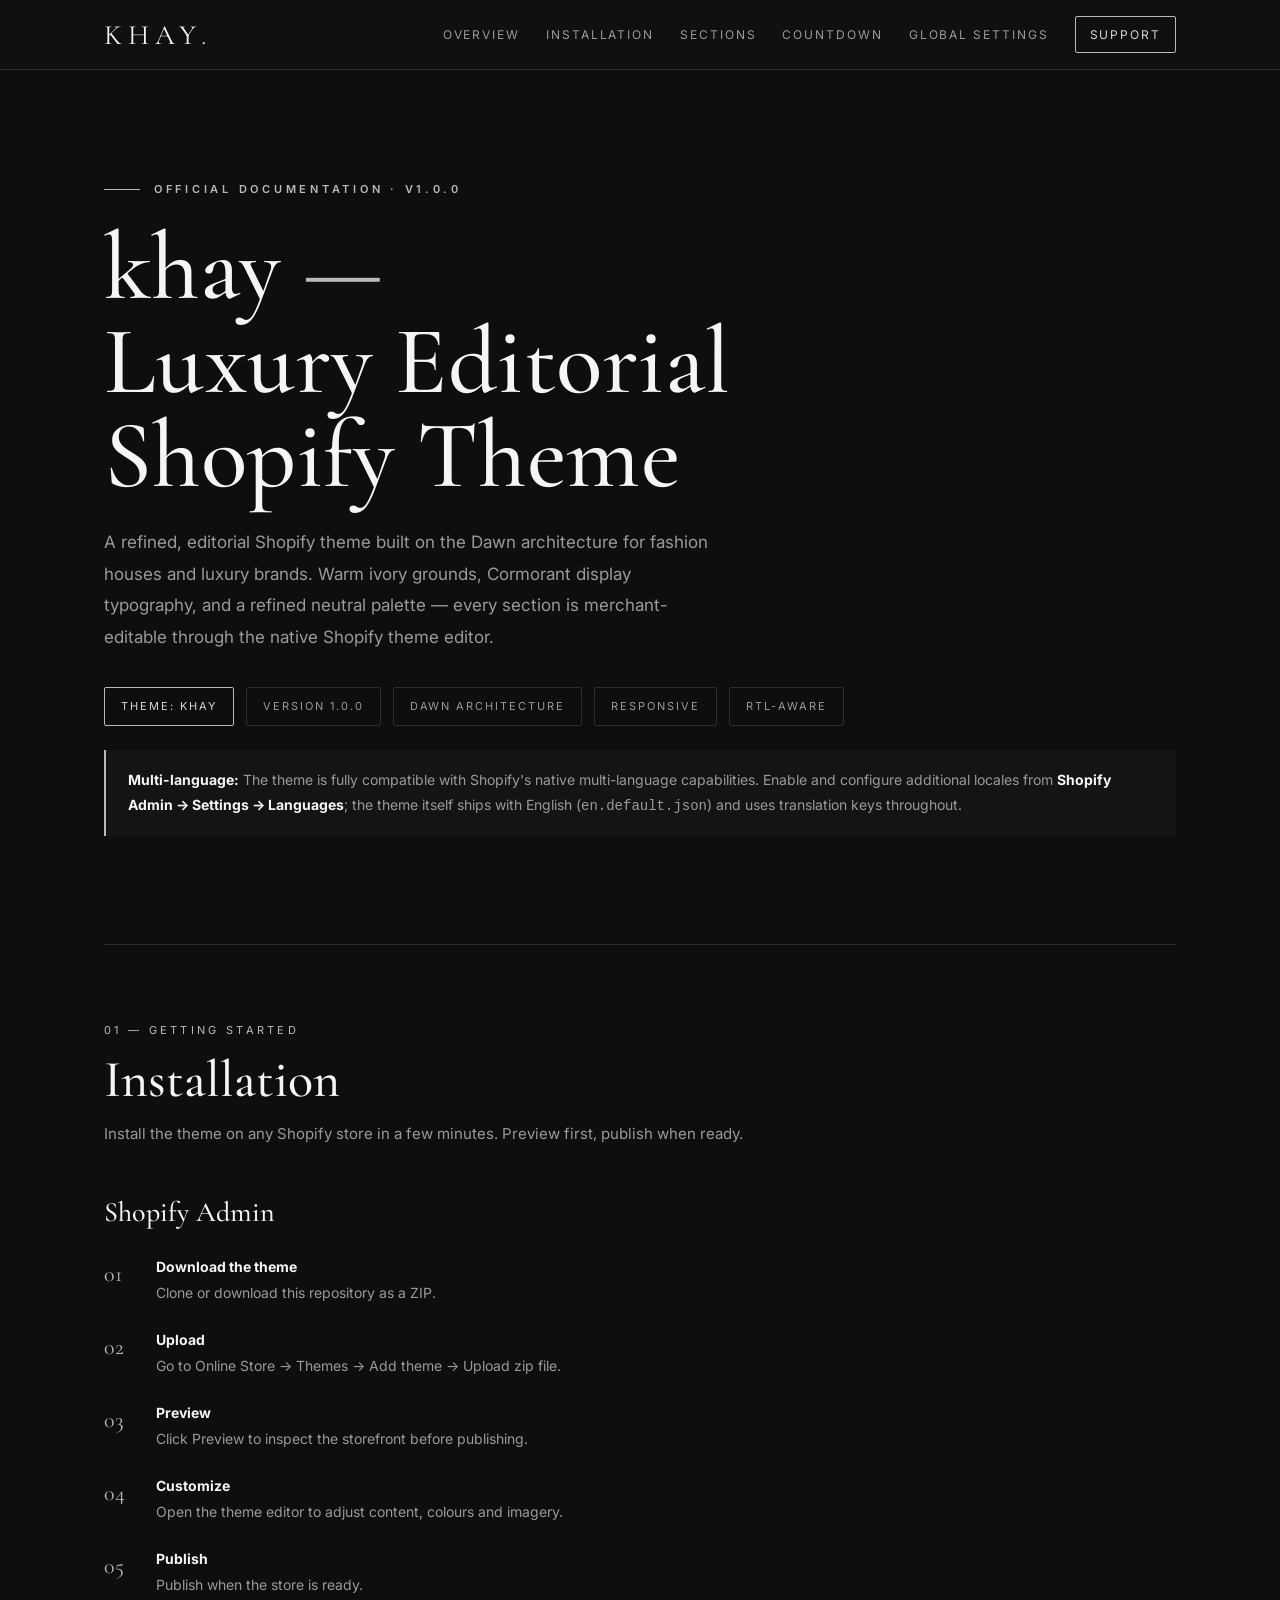
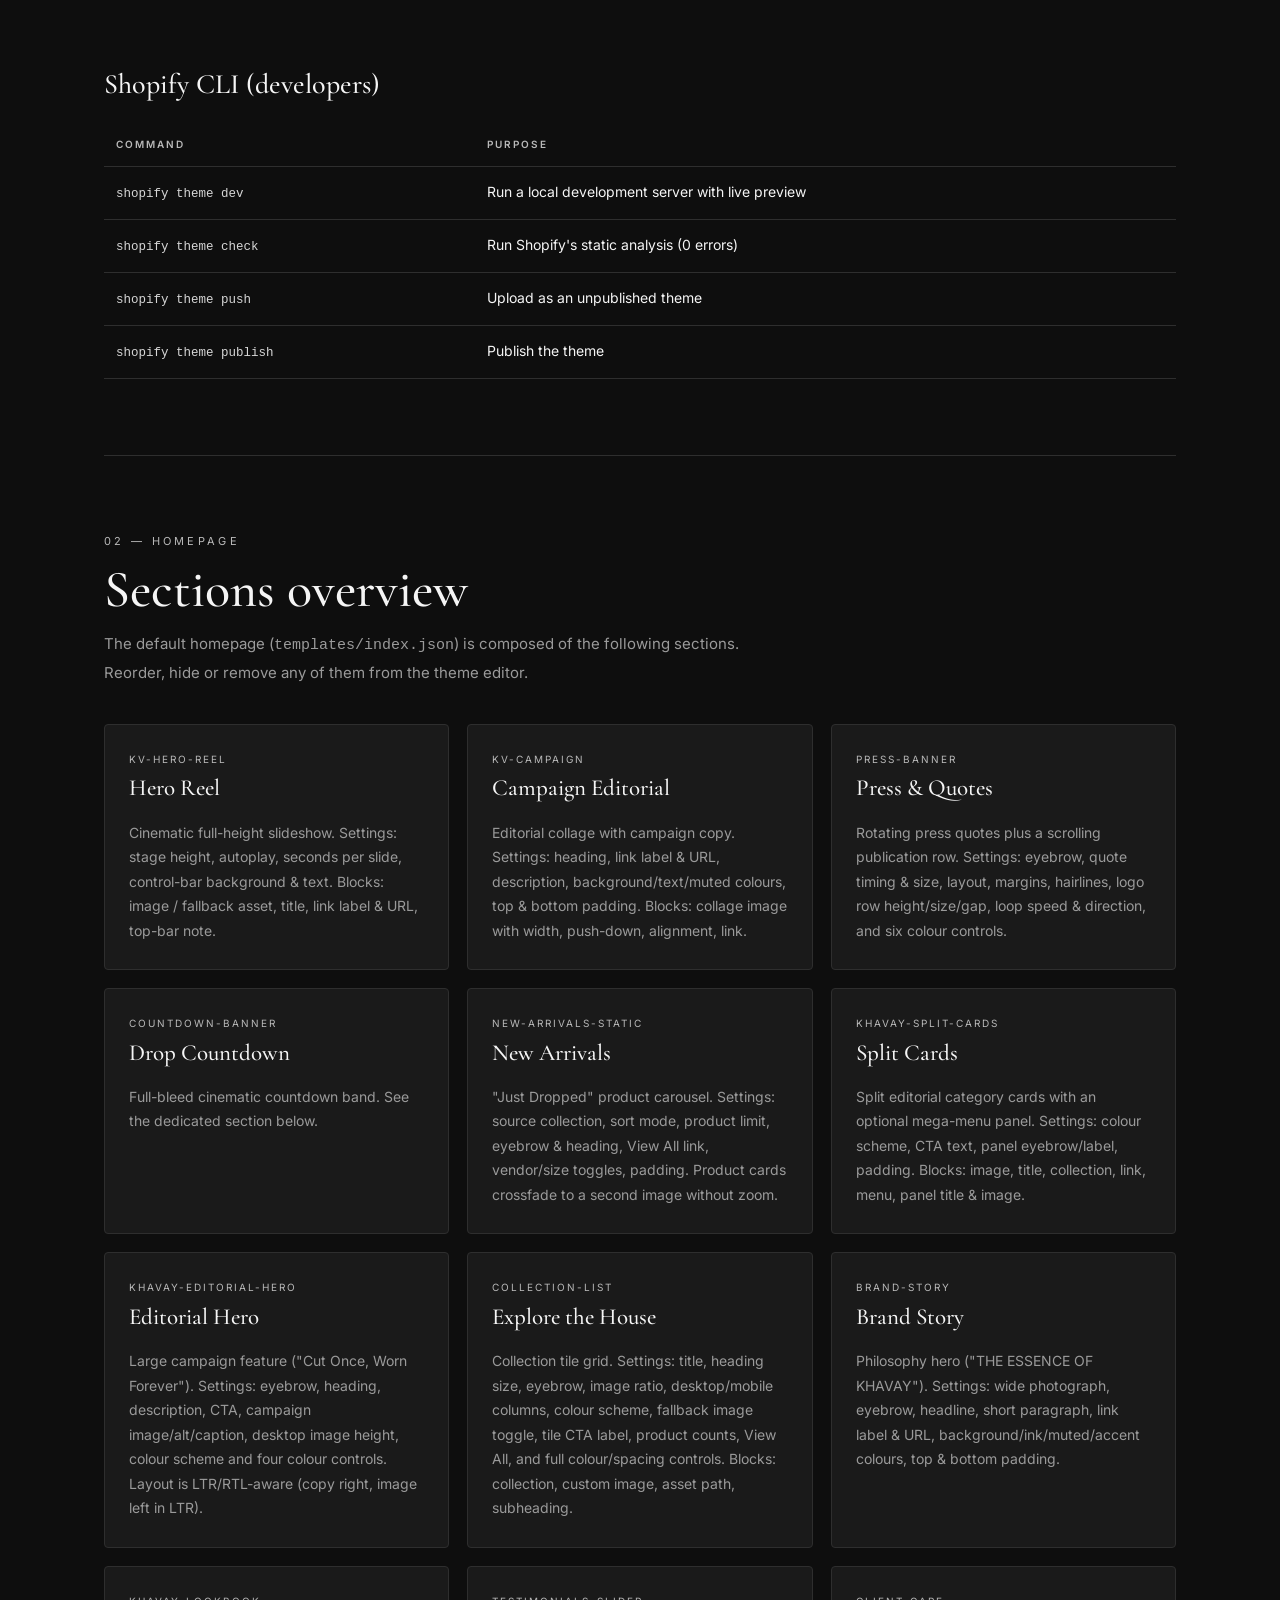
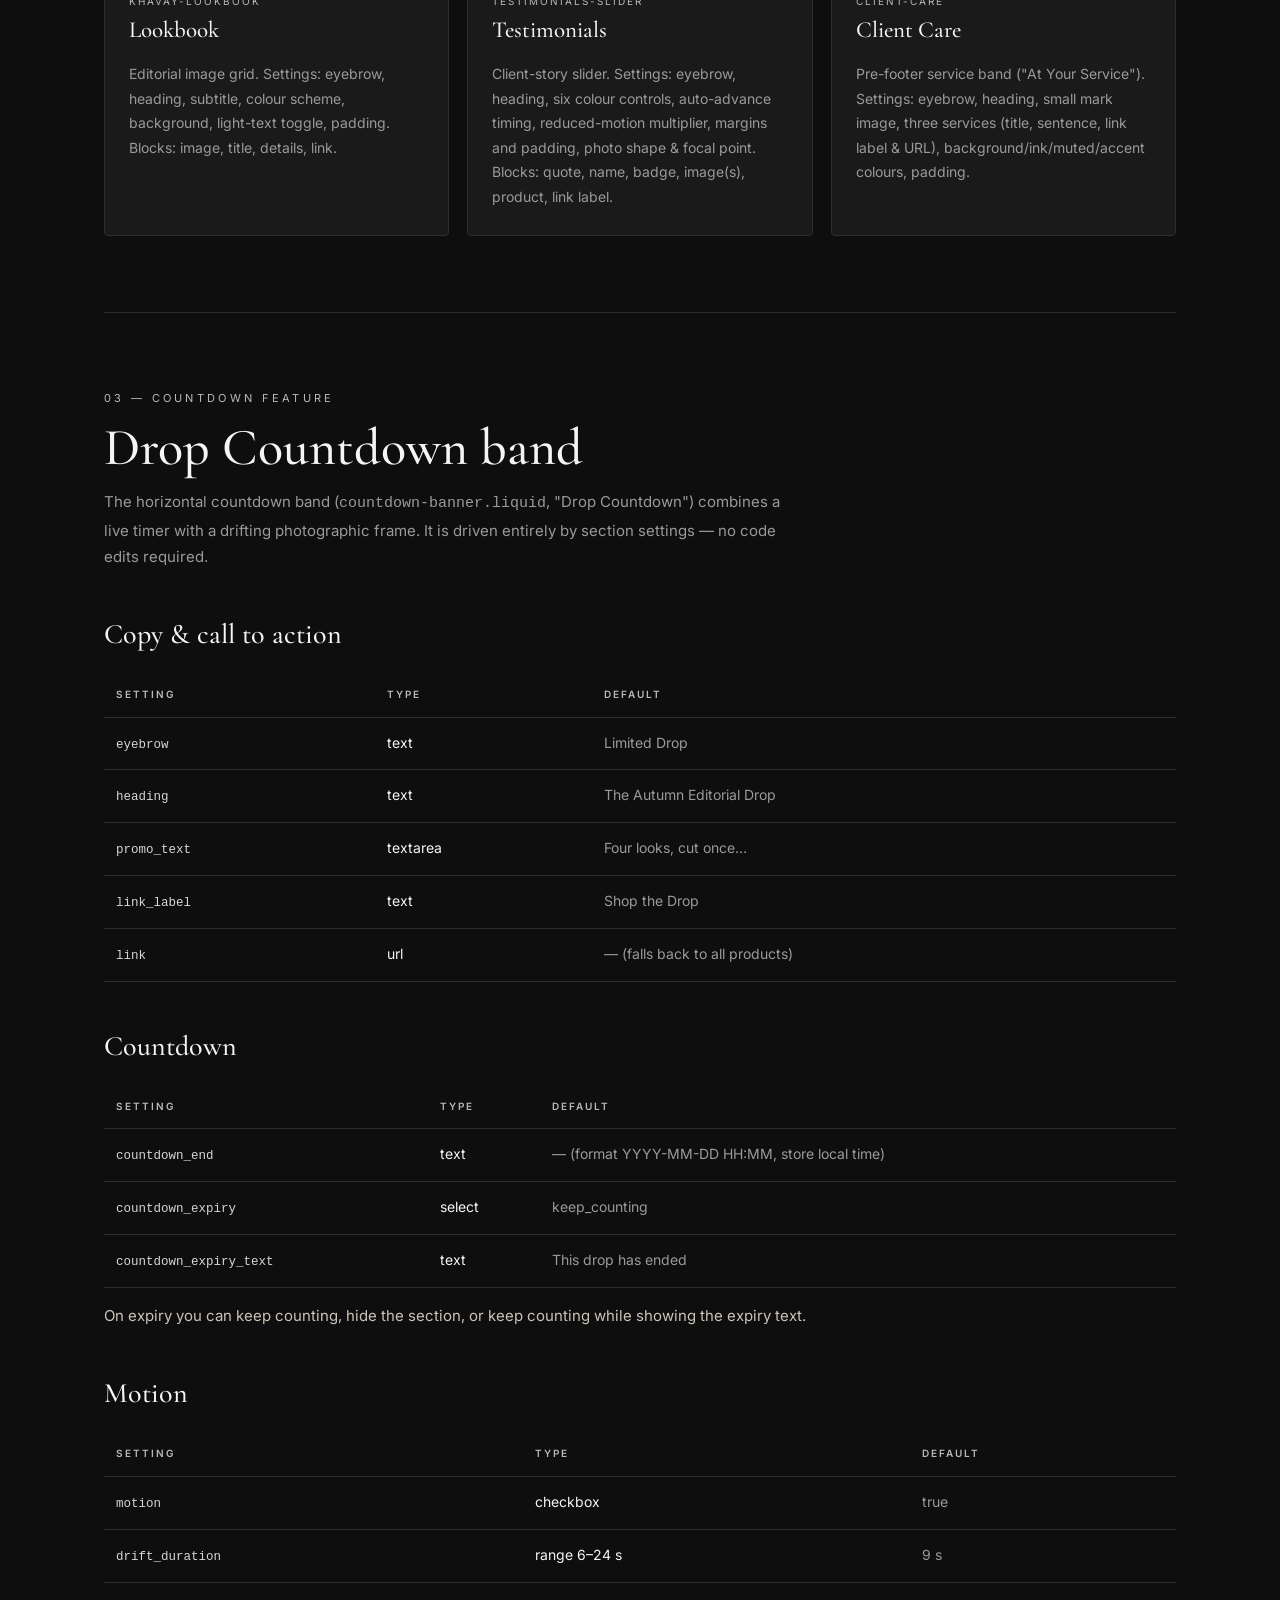
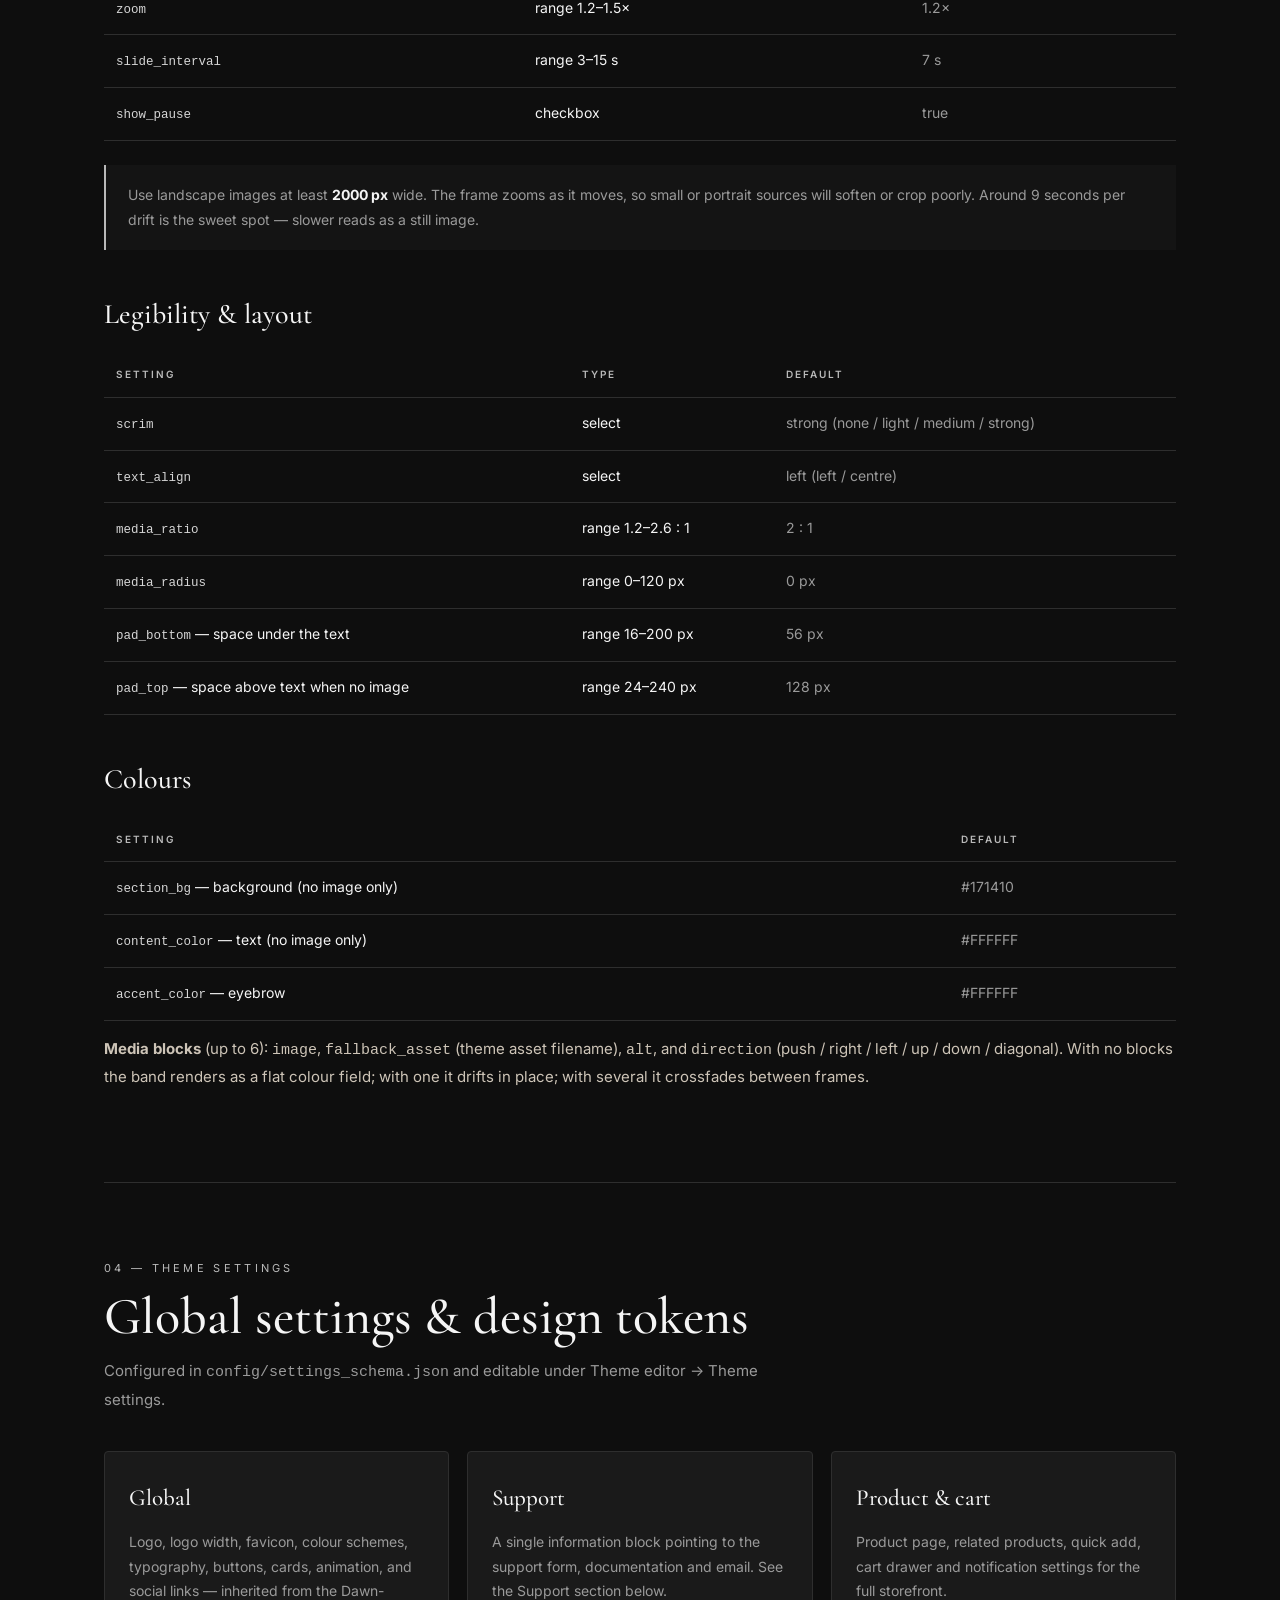
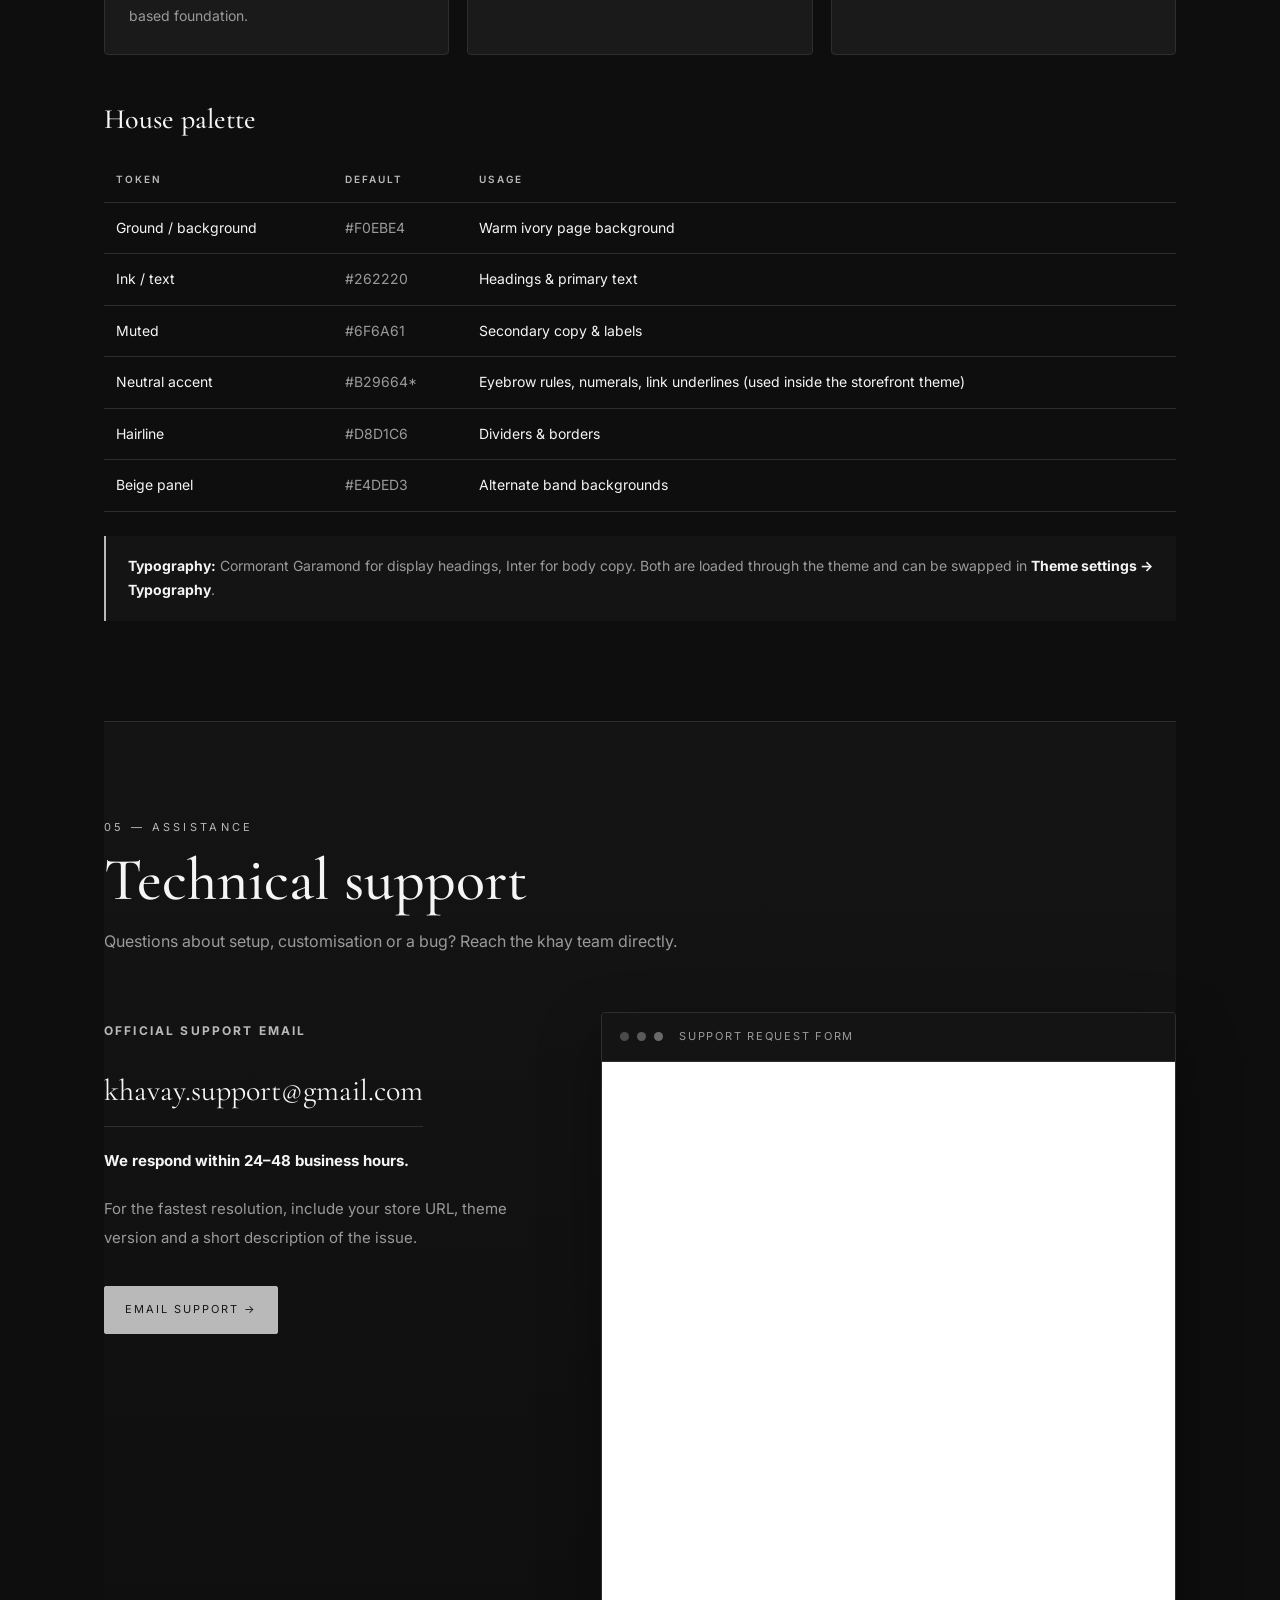
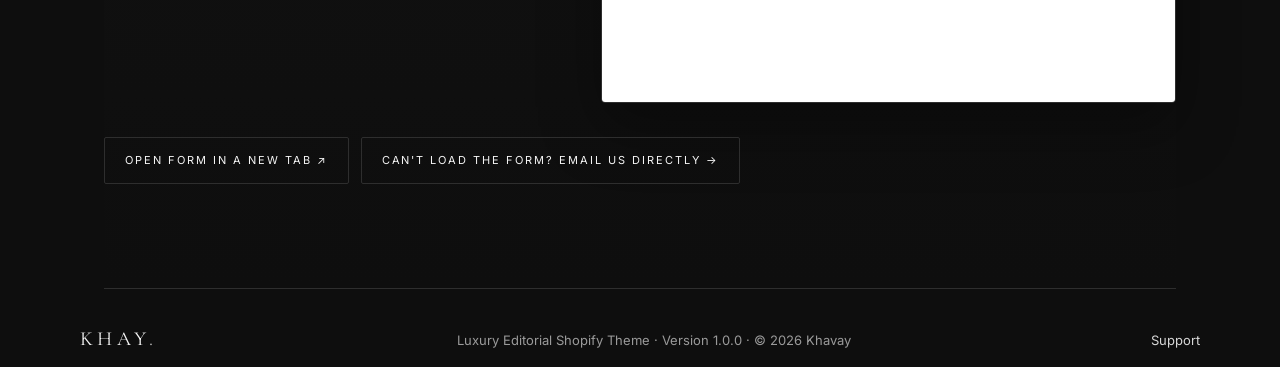
<file: index.html>
<!DOCTYPE html>
<html lang="en">
<head>
  <meta charset="UTF-8">
  <meta name="viewport" content="width=device-width, initial-scale=1.0">
  <title>khay — Theme Documentation</title>
  <meta name="description" content="Official documentation for the khay luxury editorial Shopify theme by Khavay. Setup, sections, settings and support.">
  <link rel="preconnect" href="https://fonts.googleapis.com">
  <link rel="preconnect" href="https://fonts.gstatic.com" crossorigin>
  <link href="https://fonts.googleapis.com/css2?family=Cormorant+Garamond:wght@400;500;600&family=Inter:wght@300;400;500;600&display=swap" rel="stylesheet">
  <style>
    :root{
      --bg:#0e0e0e;
      --bg-2:#141414;
      --panel:#1a1a1a;
      --line:#2e2e2e;
      --ink:#f5f5f5;
      --muted:#9a9a9a;
      /* Monochrome accent: a refined silver-grey, no champagne/gold. */
      --gold:#b9b9b9;
      --gold-soft:#d6d6d6;
      --heading:'Cormorant Garamond',Georgia,serif;
      --body:'Inter',-apple-system,BlinkMacSystemFont,'Segoe UI',sans-serif;
      --wrap:1120px;
    }
    *{box-sizing:border-box}
    html{scroll-behavior:smooth}
    body{
      margin:0;
      background:var(--bg);
      color:var(--ink);
      font-family:var(--body);
      font-size:15px;
      line-height:1.75;
      -webkit-font-smoothing:antialiased;
    }
    a{color:var(--gold-soft);text-decoration:none}
    a:hover{color:var(--gold)}
    .wrap{max-width:var(--wrap);margin:0 auto;padding:0 24px}

    /* ---------- Header ---------- */
    header.site{
      position:sticky;top:0;z-index:50;
      background:rgba(19,17,16,.92);
      backdrop-filter:blur(14px);
      border-bottom:1px solid var(--line);
    }
    .nav{
      max-width:var(--wrap);margin:0 auto;padding:16px 24px;
      display:flex;align-items:center;justify-content:space-between;gap:24px;
    }
    .brand{
      font-family:var(--heading);
      font-size:28px;letter-spacing:.22em;text-transform:uppercase;
      color:var(--ink);line-height:1;
    }
    .brand span{color:var(--gold)}
    .nav-links{display:flex;align-items:center;gap:26px;flex-wrap:wrap}
    .nav-links a{
      font-size:12px;letter-spacing:.16em;text-transform:uppercase;
      color:var(--muted);
    }
    .nav-links a:hover{color:var(--gold-soft)}
    .nav-links .support-link{
      color:var(--gold-soft);
      border:1px solid var(--gold);
      padding:7px 14px;border-radius:2px;
    }
    .nav-links .support-link:hover{background:var(--gold);color:#1a1613}
    .menu-toggle{
      display:none;background:none;border:1px solid var(--line);
      color:var(--ink);padding:8px 12px;border-radius:2px;cursor:pointer;
      font-size:12px;letter-spacing:.14em;text-transform:uppercase;
    }

    /* ---------- Hero ---------- */
    .hero{padding:110px 0 84px;border-bottom:1px solid var(--line)}
    .eyebrow{
      display:flex;align-items:center;gap:14px;
      color:var(--gold);font-size:11px;font-weight:600;
      letter-spacing:.34em;text-transform:uppercase;margin:0 0 22px;
    }
    .eyebrow::before{content:'';width:36px;height:1px;background:var(--gold)}
    .hero h1{
      font-family:var(--heading);font-weight:500;
      font-size:clamp(48px,8vw,96px);line-height:.98;
      letter-spacing:.005em;margin:0 0 24px;
    }
    .hero h1 em{color:var(--gold);font-style:italic}
    .hero p.lede{
      max-width:620px;color:var(--muted);
      font-size:17px;line-height:1.85;margin:0 0 34px;
    }
    .pill-row{display:flex;gap:12px;flex-wrap:wrap}
    .pill{
      display:inline-block;border:1px solid var(--line);border-radius:2px;
      padding:9px 16px;font-size:11px;letter-spacing:.18em;
      text-transform:uppercase;color:var(--muted);
    }
    .pill.gold{border-color:var(--gold);color:var(--gold-soft)}

    /* ---------- Sections ---------- */
    section.doc{padding:76px 0;border-bottom:1px solid var(--line)}
    .sec-head{margin-bottom:38px}
    .sec-num{
      font-size:11px;letter-spacing:.3em;color:var(--gold);
      text-transform:uppercase;margin:0 0 12px;
    }
    h2.sec-title{
      font-family:var(--heading);font-weight:500;
      font-size:clamp(34px,5vw,52px);line-height:1.05;margin:0 0 14px;
    }
    .sec-sub{color:var(--muted);max-width:680px;margin:0}

    h3.sub{font-family:var(--heading);font-size:28px;font-weight:500;margin:40px 0 14px}
    h4.mini{font-size:12px;letter-spacing:.18em;text-transform:uppercase;color:var(--gold);margin:0 0 10px}

    p{color:#cdc4b7}
    .grid{display:grid;grid-template-columns:repeat(auto-fit,minmax(280px,1fr));gap:18px}
    .card{
      background:var(--panel);border:1px solid var(--line);
      border-radius:4px;padding:26px 24px;
    }
    .card h4{font-family:var(--heading);font-size:23px;font-weight:500;margin:0 0 6px}
    .card .type{font-size:10px;letter-spacing:.2em;text-transform:uppercase;color:var(--gold)}
    .card p{margin:12px 0 0;font-size:14px;color:var(--muted);line-height:1.75}

    table{width:100%;border-collapse:collapse;margin:14px 0 0;font-size:14px}
    th,td{text-align:left;padding:13px 12px;border-bottom:1px solid var(--line);vertical-align:top}
    th{color:var(--gold);font-size:10px;letter-spacing:.2em;text-transform:uppercase;font-weight:600}
    td code{font-family:ui-monospace,SFMono-Regular,Menlo,monospace;font-size:12.5px;color:var(--gold-soft)}
    td.default{color:var(--muted)}

    .callout{
      border-left:2px solid var(--gold);background:var(--bg-2);
      padding:18px 22px;margin:24px 0;color:var(--muted);font-size:14px;
    }
    .callout strong{color:var(--ink)}

    ol.flow{counter-reset:step;list-style:none;padding:0;margin:18px 0 0}
    ol.flow li{
      position:relative;padding:0 0 22px 52px;color:var(--muted);font-size:14px;
    }
    ol.flow li::before{
      counter-increment:step;content:counter(step,decimal-leading-zero);
      position:absolute;left:0;top:0;font-family:var(--heading);
      font-size:22px;color:var(--gold);
    }
    ol.flow li strong{color:var(--ink);display:block;margin-bottom:2px}

    /* ---------- Support ---------- */
    #support{
      background:linear-gradient(180deg,var(--bg-2),var(--bg));
      padding:96px 0 104px;
    }
    #support .sec-head{margin-bottom:56px}
    #support .sec-title{font-size:clamp(38px,5.5vw,60px)}
    #support .sec-sub{font-size:16px;line-height:1.9}
    .support-grid{
      display:grid;grid-template-columns:0.95fr 1.3fr;
      gap:clamp(40px,6vw,88px);align-items:start;
    }
    .contact-block{padding-top:8px}
    .contact-block .mail{
      display:inline-flex;align-items:center;gap:10px;
      font-family:var(--heading);font-size:clamp(22px,3vw,30px);
      color:var(--ink);border-bottom:1px solid var(--line);
      padding-bottom:8px;margin:14px 0 20px;word-break:break-all;
    }
    .contact-block .mail:hover{color:var(--gold-soft);border-bottom-color:var(--gold-soft)}
    .sla{color:var(--muted);font-size:15px;line-height:1.9;margin:0 0 20px}
    .sla strong{color:var(--ink)}
    .frame-card{
      background:var(--panel);border:1px solid var(--line);
      border-radius:4px;overflow:hidden;
      box-shadow:0 24px 60px rgba(0,0,0,.35);
    }
    .frame-bar{
      display:flex;align-items:center;gap:8px;padding:14px 18px;
      border-bottom:1px solid var(--line);background:#141414;
    }
    .dot{width:9px;height:9px;border-radius:50%;background:#3a3a3a}
    .dot.a{background:#4a4a4a}.dot.b{background:#5a5a5a}.dot.c{background:#6a6a6a}
    .frame-title{font-size:11px;letter-spacing:.16em;text-transform:uppercase;color:var(--muted);margin-left:8px}
    iframe{
      display:block;width:100%;height:640px;border:0;background:#fff;
    }
    .btn-row{display:flex;gap:12px;flex-wrap:wrap;margin-top:22px}
    #support .btn-row{margin-top:34px}
    .btn{
      display:inline-flex;align-items:center;gap:10px;
      padding:13px 20px;border-radius:2px;font-size:11px;
      letter-spacing:.18em;text-transform:uppercase;cursor:pointer;
    }
    .btn.gold{background:var(--gold);color:#1a1613;border:1px solid var(--gold)}
    .btn.gold:hover{background:var(--gold-soft)}
    .btn.ghost{border:1px solid var(--line);color:var(--ink)}
    .btn.ghost:hover{border-color:var(--gold);color:var(--gold-soft)}

    /* ---------- Footer ---------- */
    footer.site{
      padding:40px 0 60px;color:var(--muted);font-size:13px;
      display:flex;justify-content:space-between;gap:20px;flex-wrap:wrap;
    }
    footer.site .brand{font-size:20px}

    @media (max-width:860px){
      .support-grid{grid-template-columns:1fr}
      iframe{height:540px}
      .nav-links{display:none;position:absolute;top:100%;left:0;right:0;
        background:var(--bg-2);border-bottom:1px solid var(--line);
        flex-direction:column;align-items:flex-start;padding:20px 24px;gap:18px}
      .nav-links.open{display:flex}
      .menu-toggle{display:inline-block}
      .hero{padding:78px 0 60px}
      section.doc{padding:56px 0}
    }
  </style>
</head>
<body>

<header class="site">
  <div class="nav">
    <div class="brand">khay<span>.</span></div>
    <button class="menu-toggle" id="menuToggle" aria-label="Toggle navigation">Menu</button>
    <nav class="nav-links" id="navLinks">
      <a href="#overview">Overview</a>
      <a href="#installation">Installation</a>
      <a href="#sections">Sections</a>
      <a href="#countdown">Countdown</a>
      <a href="#settings">Global Settings</a>
      <a href="#support" class="support-link">Support</a>
    </nav>
  </div>
</header>

<main class="wrap">

  <!-- HERO -->
  <section class="hero" id="overview">
    <p class="eyebrow">Official Documentation · v1.0.0</p>
    <h1>khay <em>—</em><br>Luxury Editorial<br>Shopify Theme</h1>
    <p class="lede">
      A refined, editorial Shopify theme built on the Dawn architecture for fashion houses and luxury brands.
      Warm ivory grounds, Cormorant display typography, and a refined neutral palette — every section
      is merchant-editable through the native Shopify theme editor.
    </p>
    <div class="pill-row">
      <span class="pill gold">Theme: khay</span>
      <span class="pill">Version 1.0.0</span>
      <span class="pill">Dawn architecture</span>
      <span class="pill">Responsive</span>
      <span class="pill">RTL-aware</span>
    </div>
    <div class="callout">
      <strong>Multi-language:</strong> The theme is fully compatible with Shopify's native multi-language
      capabilities. Enable and configure additional locales from <strong>Shopify Admin → Settings → Languages</strong>;
      the theme itself ships with English (<code>en.default.json</code>) and uses translation keys throughout.
    </div>
  </section>

  <!-- INSTALLATION -->
  <section class="doc" id="installation">
    <div class="sec-head">
      <p class="sec-num">01 — Getting started</p>
      <h2 class="sec-title">Installation</h2>
      <p class="sec-sub">Install the theme on any Shopify store in a few minutes. Preview first, publish when ready.</p>
    </div>
    <h3 class="sub">Shopify Admin</h3>
    <ol class="flow">
      <li><strong>Download the theme</strong>Clone or download this repository as a ZIP.</li>
      <li><strong>Upload</strong>Go to Online Store → Themes → Add theme → Upload zip file.</li>
      <li><strong>Preview</strong>Click Preview to inspect the storefront before publishing.</li>
      <li><strong>Customize</strong>Open the theme editor to adjust content, colours and imagery.</li>
      <li><strong>Publish</strong>Publish when the store is ready.</li>
    </ol>
    <h3 class="sub">Shopify CLI (developers)</h3>
    <table>
      <thead><tr><th>Command</th><th>Purpose</th></tr></thead>
      <tbody>
        <tr><td><code>shopify theme dev</code></td><td>Run a local development server with live preview</td></tr>
        <tr><td><code>shopify theme check</code></td><td>Run Shopify's static analysis (0 errors)</td></tr>
        <tr><td><code>shopify theme push</code></td><td>Upload as an unpublished theme</td></tr>
        <tr><td><code>shopify theme publish</code></td><td>Publish the theme</td></tr>
      </tbody>
    </table>
  </section>

  <!-- SECTIONS -->
  <section class="doc" id="sections">
    <div class="sec-head">
      <p class="sec-num">02 — Homepage</p>
      <h2 class="sec-title">Sections overview</h2>
      <p class="sec-sub">The default homepage (<code>templates/index.json</code>) is composed of the following sections. Reorder, hide or remove any of them from the theme editor.</p>
    </div>
    <div class="grid">
      <div class="card"><div class="type">kv-hero-reel</div><h4>Hero Reel</h4><p>Cinematic full-height slideshow. Settings: stage height, autoplay, seconds per slide, control-bar background & text. Blocks: image / fallback asset, title, link label & URL, top-bar note.</p></div>
      <div class="card"><div class="type">kv-campaign</div><h4>Campaign Editorial</h4><p>Editorial collage with campaign copy. Settings: heading, link label & URL, description, background/text/muted colours, top & bottom padding. Blocks: collage image with width, push-down, alignment, link.</p></div>
      <div class="card"><div class="type">press-banner</div><h4>Press &amp; Quotes</h4><p>Rotating press quotes plus a scrolling publication row. Settings: eyebrow, quote timing & size, layout, margins, hairlines, logo row height/size/gap, loop speed & direction, and six colour controls.</p></div>
      <div class="card"><div class="type">countdown-banner</div><h4>Drop Countdown</h4><p>Full-bleed cinematic countdown band. See the dedicated section below.</p></div>
      <div class="card"><div class="type">new-arrivals-static</div><h4>New Arrivals</h4><p>"Just Dropped" product carousel. Settings: source collection, sort mode, product limit, eyebrow & heading, View All link, vendor/size toggles, padding. Product cards crossfade to a second image without zoom.</p></div>
      <div class="card"><div class="type">khavay-split-cards</div><h4>Split Cards</h4><p>Split editorial category cards with an optional mega-menu panel. Settings: colour scheme, CTA text, panel eyebrow/label, padding. Blocks: image, title, collection, link, menu, panel title & image.</p></div>
      <div class="card"><div class="type">khavay-editorial-hero</div><h4>Editorial Hero</h4><p>Large campaign feature ("Cut Once, Worn Forever"). Settings: eyebrow, heading, description, CTA, campaign image/alt/caption, desktop image height, colour scheme and four colour controls. Layout is LTR/RTL-aware (copy right, image left in LTR).</p></div>
      <div class="card"><div class="type">collection-list</div><h4>Explore the House</h4><p>Collection tile grid. Settings: title, heading size, eyebrow, image ratio, desktop/mobile columns, colour scheme, fallback image toggle, tile CTA label, product counts, View All, and full colour/spacing controls. Blocks: collection, custom image, asset path, subheading.</p></div>
      <div class="card"><div class="type">brand-story</div><h4>Brand Story</h4><p>Philosophy hero ("THE ESSENCE OF KHAVAY"). Settings: wide photograph, eyebrow, headline, short paragraph, link label & URL, background/ink/muted/accent colours, top & bottom padding.</p></div>
      <div class="card"><div class="type">khavay-lookbook</div><h4>Lookbook</h4><p>Editorial image grid. Settings: eyebrow, heading, subtitle, colour scheme, background, light-text toggle, padding. Blocks: image, title, details, link.</p></div>
      <div class="card"><div class="type">testimonials-slider</div><h4>Testimonials</h4><p>Client-story slider. Settings: eyebrow, heading, six colour controls, auto-advance timing, reduced-motion multiplier, margins and padding, photo shape & focal point. Blocks: quote, name, badge, image(s), product, link label.</p></div>
      <div class="card"><div class="type">client-care</div><h4>Client Care</h4><p>Pre-footer service band ("At Your Service"). Settings: eyebrow, heading, small mark image, three services (title, sentence, link label & URL), background/ink/muted/accent colours, padding.</p></div>
    </div>
  </section>

  <!-- COUNTDOWN -->
  <section class="doc" id="countdown">
    <div class="sec-head">
      <p class="sec-num">03 — Countdown feature</p>
      <h2 class="sec-title">Drop Countdown band</h2>
      <p class="sec-sub">The horizontal countdown band (<code>countdown-banner.liquid</code>, "Drop Countdown") combines a live timer with a drifting photographic frame. It is driven entirely by section settings — no code edits required.</p>
    </div>

    <h3 class="sub">Copy &amp; call to action</h3>
    <table>
      <thead><tr><th>Setting</th><th>Type</th><th>Default</th></tr></thead>
      <tbody>
        <tr><td><code>eyebrow</code></td><td>text</td><td class="default">Limited Drop</td></tr>
        <tr><td><code>heading</code></td><td>text</td><td class="default">The Autumn Editorial Drop</td></tr>
        <tr><td><code>promo_text</code></td><td>textarea</td><td class="default">Four looks, cut once…</td></tr>
        <tr><td><code>link_label</code></td><td>text</td><td class="default">Shop the Drop</td></tr>
        <tr><td><code>link</code></td><td>url</td><td class="default">— (falls back to all products)</td></tr>
      </tbody>
    </table>

    <h3 class="sub">Countdown</h3>
    <table>
      <thead><tr><th>Setting</th><th>Type</th><th>Default</th></tr></thead>
      <tbody>
        <tr><td><code>countdown_end</code></td><td>text</td><td class="default">— (format YYYY-MM-DD HH:MM, store local time)</td></tr>
        <tr><td><code>countdown_expiry</code></td><td>select</td><td class="default">keep_counting</td></tr>
        <tr><td><code>countdown_expiry_text</code></td><td>text</td><td class="default">This drop has ended</td></tr>
      </tbody>
    </table>
    <p>On expiry you can keep counting, hide the section, or keep counting while showing the expiry text.</p>

    <h3 class="sub">Motion</h3>
    <table>
      <thead><tr><th>Setting</th><th>Type</th><th>Default</th></tr></thead>
      <tbody>
        <tr><td><code>motion</code></td><td>checkbox</td><td class="default">true</td></tr>
        <tr><td><code>drift_duration</code></td><td>range 6–24 s</td><td class="default">9 s</td></tr>
        <tr><td><code>zoom</code></td><td>range 1.2–1.5×</td><td class="default">1.2×</td></tr>
        <tr><td><code>slide_interval</code></td><td>range 3–15 s</td><td class="default">7 s</td></tr>
        <tr><td><code>show_pause</code></td><td>checkbox</td><td class="default">true</td></tr>
      </tbody>
    </table>
    <div class="callout">Use landscape images at least <strong>2000 px</strong> wide. The frame zooms as it moves, so small or portrait sources will soften or crop poorly. Around 9 seconds per drift is the sweet spot — slower reads as a still image.</div>

    <h3 class="sub">Legibility &amp; layout</h3>
    <table>
      <thead><tr><th>Setting</th><th>Type</th><th>Default</th></tr></thead>
      <tbody>
        <tr><td><code>scrim</code></td><td>select</td><td class="default">strong (none / light / medium / strong)</td></tr>
        <tr><td><code>text_align</code></td><td>select</td><td class="default">left (left / centre)</td></tr>
        <tr><td><code>media_ratio</code></td><td>range 1.2–2.6 : 1</td><td class="default">2 : 1</td></tr>
        <tr><td><code>media_radius</code></td><td>range 0–120 px</td><td class="default">0 px</td></tr>
        <tr><td><code>pad_bottom</code> — space under the text</td><td>range 16–200 px</td><td class="default">56 px</td></tr>
        <tr><td><code>pad_top</code> — space above text when no image</td><td>range 24–240 px</td><td class="default">128 px</td></tr>
      </tbody>
    </table>

    <h3 class="sub">Colours</h3>
    <table>
      <thead><tr><th>Setting</th><th>Default</th></tr></thead>
      <tbody>
        <tr><td><code>section_bg</code> — background (no image only)</td><td class="default">#171410</td></tr>
        <tr><td><code>content_color</code> — text (no image only)</td><td class="default">#FFFFFF</td></tr>
        <tr><td><code>accent_color</code> — eyebrow</td><td class="default">#FFFFFF</td></tr>
      </tbody>
    </table>
    <p><strong>Media blocks</strong> (up to 6): <code>image</code>, <code>fallback_asset</code> (theme asset filename), <code>alt</code>, and <code>direction</code> (push / right / left / up / down / diagonal). With no blocks the band renders as a flat colour field; with one it drifts in place; with several it crossfades between frames.</p>
  </section>

  <!-- GLOBAL SETTINGS -->
  <section class="doc" id="settings">
    <div class="sec-head">
      <p class="sec-num">04 — Theme settings</p>
      <h2 class="sec-title">Global settings &amp; design tokens</h2>
      <p class="sec-sub">Configured in <code>config/settings_schema.json</code> and editable under Theme editor → Theme settings.</p>
    </div>
    <div class="grid">
      <div class="card"><h4>Global</h4><p>Logo, logo width, favicon, colour schemes, typography, buttons, cards, animation, and social links — inherited from the Dawn-based foundation.</p></div>
      <div class="card"><h4>Support</h4><p>A single information block pointing to the support form, documentation and email. See the Support section below.</p></div>
      <div class="card"><h4>Product &amp; cart</h4><p>Product page, related products, quick add, cart drawer and notification settings for the full storefront.</p></div>
    </div>
    <h3 class="sub">House palette</h3>
    <table>
      <thead><tr><th>Token</th><th>Default</th><th>Usage</th></tr></thead>
      <tbody>
        <tr><td>Ground / background</td><td class="default">#F0EBE4</td><td>Warm ivory page background</td></tr>
        <tr><td>Ink / text</td><td class="default">#262220</td><td>Headings &amp; primary text</td></tr>
        <tr><td>Muted</td><td class="default">#6F6A61</td><td>Secondary copy &amp; labels</td></tr>
        <tr><td>Neutral accent</td><td class="default">#B29664*</td><td>Eyebrow rules, numerals, link underlines (used inside the storefront theme)</td></tr>
        <tr><td>Hairline</td><td class="default">#D8D1C6</td><td>Dividers &amp; borders</td></tr>
        <tr><td>Beige panel</td><td class="default">#E4DED3</td><td>Alternate band backgrounds</td></tr>
      </tbody>
    </table>
    <div class="callout"><strong>Typography:</strong> Cormorant Garamond for display headings, Inter for body copy. Both are loaded through the theme and can be swapped in <strong>Theme settings → Typography</strong>.</div>
  </section>

  <!-- SUPPORT -->
  <section class="doc" id="support">
    <div class="sec-head">
      <p class="sec-num">05 — Assistance</p>
      <h2 class="sec-title">Technical support</h2>
      <p class="sec-sub">Questions about setup, customisation or a bug? Reach the khay team directly.</p>
    </div>
    <div class="support-grid">
      <div class="contact-block">
        <h4 class="mini">Official support email</h4>
        <a class="mail" href="mailto:khavay.support@gmail.com">khavay.support@gmail.com</a>
        <p class="sla"><strong>We respond within 24–48 business hours.</strong></p>
        <p class="sla">For the fastest resolution, include your store URL, theme version and a short description of the issue.</p>
        <div class="btn-row">
          <a class="btn gold" href="mailto:khavay.support@gmail.com">Email support →</a>
        </div>
      </div>
      <div class="frame-card">
        <div class="frame-bar">
          <span class="dot a"></span><span class="dot b"></span><span class="dot c"></span>
          <span class="frame-title">Support request form</span>
        </div>
        <iframe
          src="https://form.jotform.com/262511033371041"
          title="khay support contact form"
          loading="lazy"
          referrerpolicy="no-referrer-when-downgrade"
          allow="accelerometer; autoplay; clipboard-write; encrypted-media; camera; microphone; geolocation">
        </iframe>
      </div>
    </div>
    <div class="btn-row">
      <a class="btn ghost" href="https://form.jotform.com/262511033371041" target="_blank" rel="noopener">Open form in a new tab ↗</a>
      <a class="btn ghost" href="mailto:khavay.support@gmail.com">Can't load the form? Email us directly →</a>
    </div>
  </section>

</main>

<footer class="site wrap">
  <div class="brand">khay<span>.</span></div>
  <div>Luxury Editorial Shopify Theme · Version 1.0.0 · © 2026 Khavay</div>
  <div><a href="#support">Support</a></div>
</footer>

<script>
  // Mobile navigation toggle
  var toggle = document.getElementById('menuToggle');
  var links = document.getElementById('navLinks');
  if (toggle && links) {
    toggle.addEventListener('click', function () {
      links.classList.toggle('open');
    });
    links.querySelectorAll('a').forEach(function (a) {
      a.addEventListener('click', function () { links.classList.remove('open'); });
    });
  }
</script>
</body>
</html>
</file>
